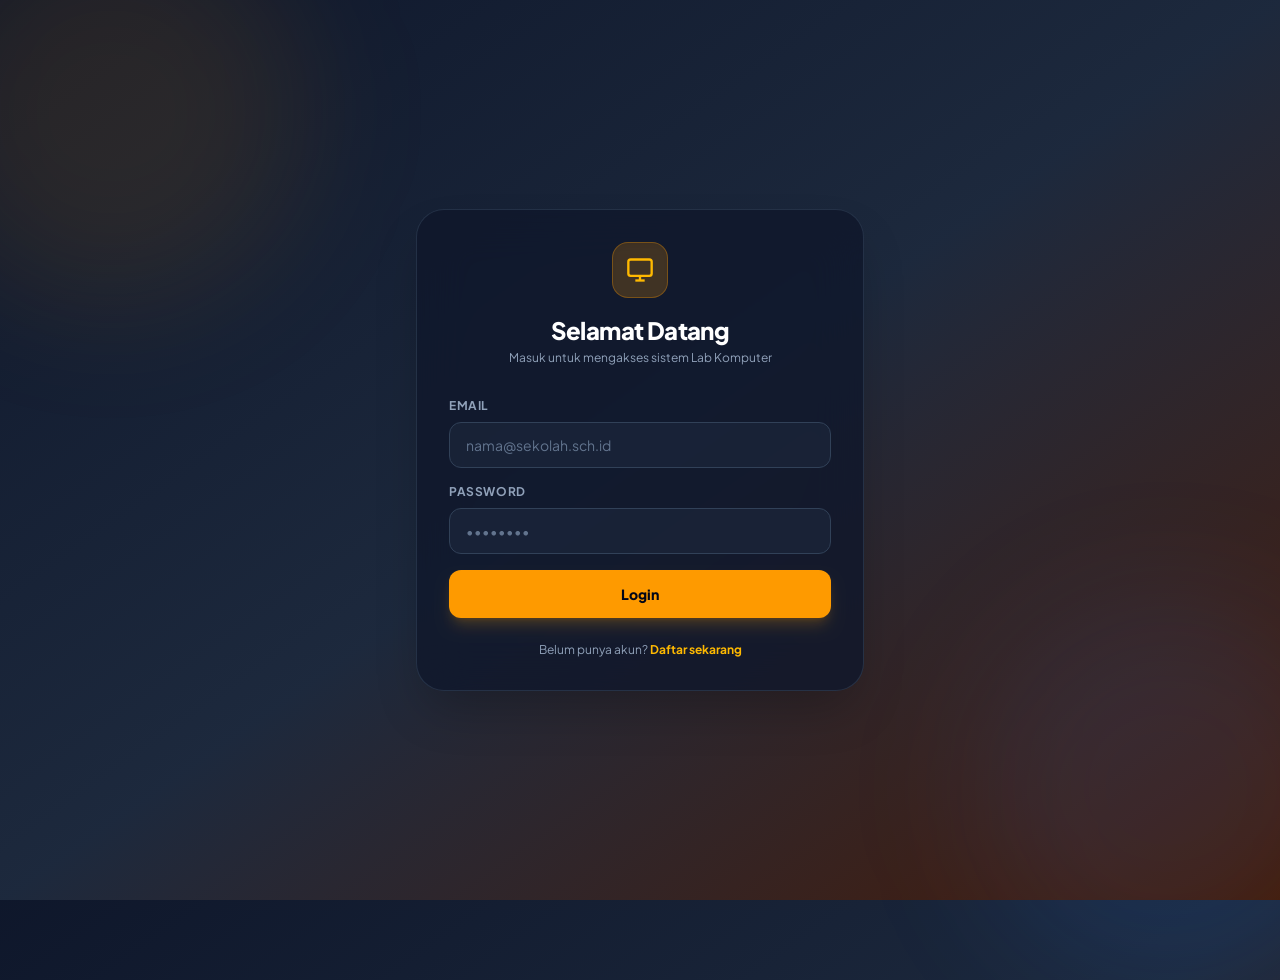
<file: index.html>
<!DOCTYPE html>
<html lang="id" class="h-full">
<head>
  <meta charset="UTF-8">
  <meta name="viewport" content="width=device-width, initial-scale=1.0">
  <title>Asga Nathaniel</title>
  <link rel="stylesheet" href="./src/output.css">
  <link href="https://fonts.googleapis.com/css2?family=Plus+Jakarta+Sans:wght@400;500;600;700;800&display=swap" rel="stylesheet">
  <style>
    body { font-family: 'Plus Jakarta Sans', sans-serif; }
    @keyframes fadeIn {
      from { opacity: 0; transform: translateY(16px); }
      to { opacity: 1; transform: translateY(0); }
    }
    .animate-fade-in { animation: fadeIn 0.6s cubic-bezier(0.16, 1, 0.3, 1) forwards; }
  </style>
</head>
<body class="bg-gradient-to-br from-slate-900 via-slate-800 to-amber-950 min-h-screen flex items-center justify-center p-4 sm:p-6 text-slate-100 relative overflow-hidden">

  <!-- Efek Cahaya Background Dekoratif -->
  <div class="absolute w-96 h-96 bg-amber-500/10 rounded-full blur-3xl -top-20 -left-20 pointer-events-none"></div>
  <div class="absolute w-96 h-96 bg-blue-500/10 rounded-full blur-3xl -bottom-20 -right-20 pointer-events-none"></div>

  <main class="w-full max-w-md bg-slate-900/80 backdrop-blur-xl border border-slate-700/60 rounded-[28px] p-8 shadow-2xl animate-fade-in relative z-10">
    <div class="text-center mb-8">
      <div class="w-14 h-14 bg-amber-500/20 border border-amber-500/30 rounded-2xl flex items-center justify-center mx-auto mb-4 text-amber-400 shadow-inner">
        <svg class="w-7 h-7" fill="none" stroke="currentColor" stroke-width="2" viewBox="0 0 24 24">
          <rect x="2" y="3" width="20" height="14" rx="2"/><line x1="8" y1="21" x2="16" y2="21"/><line x1="12" y1="17" x2="12" y2="21"/>
        </svg>
      </div>
      <h1 class="text-2xl font-extrabold tracking-tight text-white">Selamat Datang</h1>
      <p class="text-xs text-slate-400 mt-1">Masuk untuk mengakses sistem Lab Komputer</p>
    </div>
    
    <form action="siswa.html" class="space-y-4">
      <div>
        <label class="block text-xs font-bold uppercase tracking-wider text-slate-400 mb-2">Email</label>
        <input type="email" placeholder="nama@sekolah.sch.id" class="w-full px-4 py-3 bg-slate-800/60 border border-slate-700 rounded-xl focus:outline-none focus:ring-2 focus:ring-amber-500 text-sm text-white placeholder-slate-500 transition">
      </div>
      <div>
        <label class="block text-xs font-bold uppercase tracking-wider text-slate-400 mb-2">Password</label>
        <input type="password" placeholder="••••••••" class="w-full px-4 py-3 bg-slate-800/60 border border-slate-700 rounded-xl focus:outline-none focus:ring-2 focus:ring-amber-500 text-sm text-white placeholder-slate-500 transition">
      </div>
      <button type="submit" class="w-full py-3.5 bg-amber-500 hover:bg-amber-400 text-slate-950 font-extrabold rounded-xl transition-all duration-200 text-sm shadow-lg shadow-amber-500/20 active:scale-[0.98]">
        Login
      </button>
    </form>
    
    <p class="text-xs text-center text-slate-400 mt-6">
      Belum punya akun? <a href="register.html" class="text-amber-400 font-bold hover:underline">Daftar sekarang</a>
    </p>
  </main>
</body>
</html>
</file>
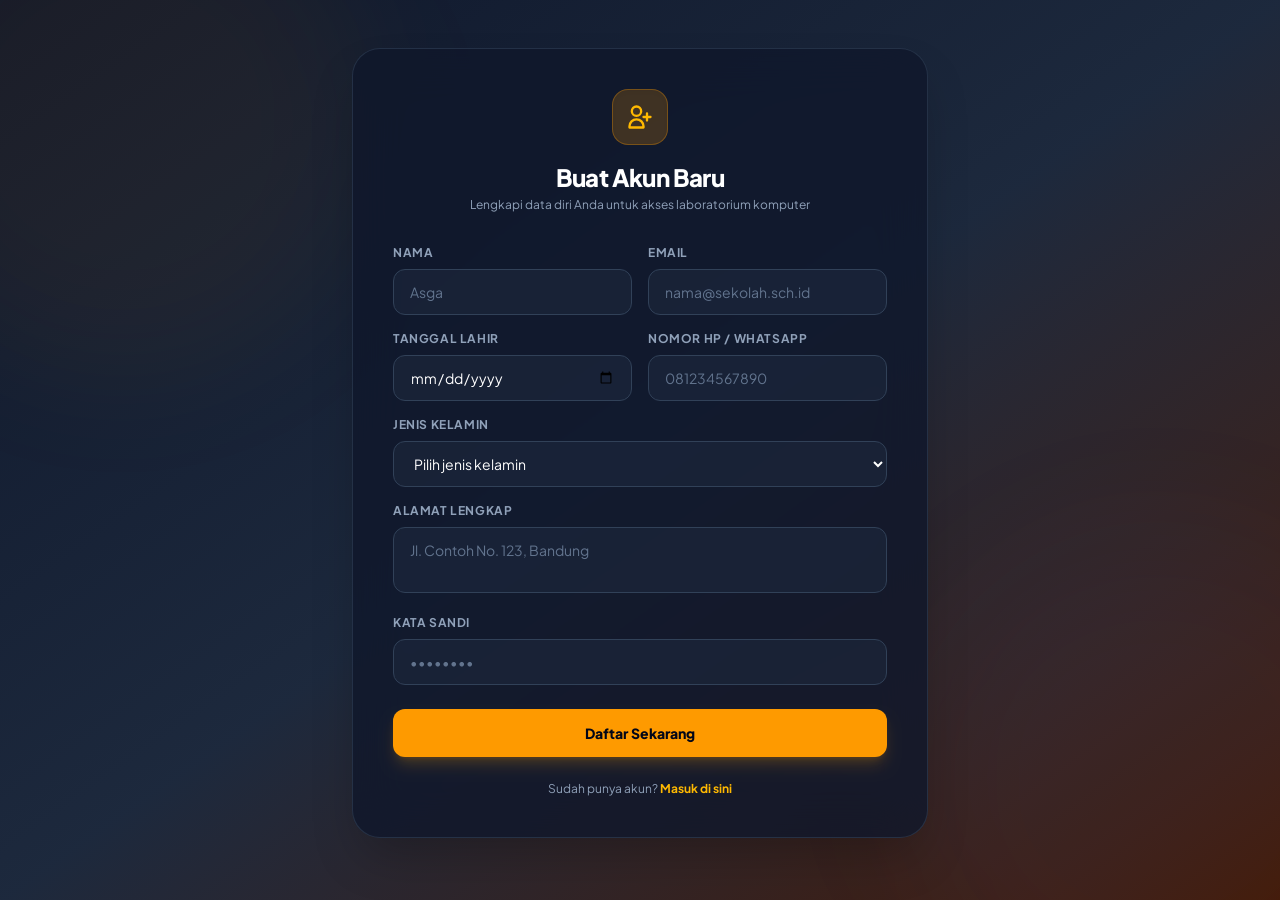
<file: register.html>
<!DOCTYPE html>
<html lang="id" class="h-full">
<head>
  <meta charset="UTF-8">
  <meta name="viewport" content="width=device-width, initial-scale=1.0">
  <title>Daftar - Lab Komputer</title>
  <link rel="stylesheet" href="./src/output.css">
  <link href="https://fonts.googleapis.com/css2?family=Plus+Jakarta+Sans:wght@400;500;600;700;800&display=swap" rel="stylesheet">
  <style>
    body { font-family: 'Plus Jakarta Sans', sans-serif; }
    @keyframes fadeIn {
      from { opacity: 0; transform: translateY(16px); }
      to { opacity: 1; transform: translateY(0); }
    }
    .animate-fade-in { animation: fadeIn 0.6s cubic-bezier(0.16, 1, 0.3, 1) forwards; }
  </style>
</head>
<body class="bg-gradient-to-br from-slate-900 via-slate-800 to-amber-950 min-h-screen text-slate-100 py-12 px-4 sm:px-6 relative">

  <!-- Efek Cahaya Background Dekoratif -->
  <div class="fixed w-[500px] h-[500px] bg-amber-500/5 rounded-full blur-3xl -top-32 -left-32 pointer-events-none"></div>
  <div class="fixed w-[500px] h-[500px] bg-blue-500/5 rounded-full blur-3xl -bottom-32 -right-32 pointer-events-none"></div>

  <main class="w-full max-w-xl mx-auto bg-slate-900/80 backdrop-blur-xl border border-slate-700/60 rounded-[28px] p-8 sm:p-10 shadow-2xl animate-fade-in relative z-10">
    <div class="text-center mb-8">
      <div class="w-14 h-14 bg-amber-500/20 border border-amber-500/30 rounded-2xl flex items-center justify-center mx-auto mb-4 text-amber-400 shadow-inner">
        <svg class="w-7 h-7" fill="none" stroke="currentColor" stroke-width="2" viewBox="0 0 24 24">
          <path stroke-linecap="round" stroke-linejoin="round" d="M18 9v3m0 0v3m0-3h3m-3 0h-3m-2-5a4 4 0 11-8 0 4 4 0 018 0zM3 20a6 6 0 0112 0v1H3v-1z"/>
        </svg>
      </div>
      <h1 class="text-2xl font-extrabold tracking-tight text-white">Buat Akun Baru</h1>
      <p class="text-xs text-slate-400 mt-1">Lengkapi data diri Anda untuk akses laboratorium komputer</p>
    </div>
    
    <form action="index.html" class="space-y-4">
      <div class="grid grid-cols-1 sm:grid-cols-2 gap-4">
        <!-- Nama Lengkap -->
        <div>
          <label class="block text-xs font-bold uppercase tracking-wider text-slate-400 mb-2">Nama</label>
          <input type="text" placeholder="Asga" class="w-full px-4 py-3 bg-slate-800/60 border border-slate-700 rounded-xl focus:outline-none focus:ring-2 focus:ring-amber-500 text-sm text-white placeholder-slate-500 transition">
        </div>
        <!-- Email -->
        <div>
          <label class="block text-xs font-bold uppercase tracking-wider text-slate-400 mb-2">Email</label>
          <input type="email" placeholder="nama@sekolah.sch.id" class="w-full px-4 py-3 bg-slate-800/60 border border-slate-700 rounded-xl focus:outline-none focus:ring-2 focus:ring-amber-500 text-sm text-white placeholder-slate-500 transition">
        </div>
      </div>

      <div class="grid grid-cols-1 sm:grid-cols-2 gap-4">
        <!-- Tanggal Lahir -->
        <div>
          <label class="block text-xs font-bold uppercase tracking-wider text-slate-400 mb-2">Tanggal Lahir</label>
          <input type="date" class="w-full px-4 py-3 bg-slate-800/60 border border-slate-700 rounded-xl focus:outline-none focus:ring-2 focus:ring-amber-500 text-sm text-white transition">
        </div>
        <!-- No HP -->
        <div>
          <label class="block text-xs font-bold uppercase tracking-wider text-slate-400 mb-2">Nomor HP / WhatsApp</label>
          <input type="tel" placeholder="081234567890" class="w-full px-4 py-3 bg-slate-800/60 border border-slate-700 rounded-xl focus:outline-none focus:ring-2 focus:ring-amber-500 text-sm text-white placeholder-slate-500 transition">
        </div>
      </div>

      <!-- Gender (Opsi Pilih) -->
      <div>
        <label class="block text-xs font-bold uppercase tracking-wider text-slate-400 mb-2">Jenis Kelamin</label>
        <select class="w-full px-4 py-3 bg-slate-800/60 border border-slate-700 rounded-xl focus:outline-none focus:ring-2 focus:ring-amber-500 text-sm text-white transition">
          <option value="" disabled selected class="bg-slate-900">Pilih jenis kelamin</option>
          <option value="Laki-laki" class="bg-slate-900">Laki-laki</option>
          <option value="Perempuan" class="bg-slate-900">Perempuan</option>
        </select>
      </div>

      <!-- Alamat -->
      <div>
        <label class="block text-xs font-bold uppercase tracking-wider text-slate-400 mb-2">Alamat Lengkap</label>
        <textarea rows="2" placeholder="Jl. Contoh No. 123, Bandung" class="w-full px-4 py-3 bg-slate-800/60 border border-slate-700 rounded-xl focus:outline-none focus:ring-2 focus:ring-amber-500 text-sm text-white placeholder-slate-500 transition resize-none"></textarea>
      </div>

      <!-- Password -->
      <div>
        <label class="block text-xs font-bold uppercase tracking-wider text-slate-400 mb-2">Kata Sandi</label>
        <input type="password" placeholder="••••••••" class="w-full px-4 py-3 bg-slate-800/60 border border-slate-700 rounded-xl focus:outline-none focus:ring-2 focus:ring-amber-500 text-sm text-white placeholder-slate-500 transition">
      </div>

      <button type="submit" class="w-full py-3.5 bg-amber-500 hover:bg-amber-400 text-slate-950 font-extrabold rounded-xl transition-all duration-200 text-sm shadow-lg shadow-amber-500/20 active:scale-[0.98] mt-2">
        Daftar Sekarang
      </button>
    </form>
    
    <p class="text-xs text-center text-slate-400 mt-6">
      Sudah punya akun? <a href="index.html" class="text-amber-400 font-bold hover:underline">Masuk di sini</a>
    </p>
  </main>
</body>
</html>
</file>
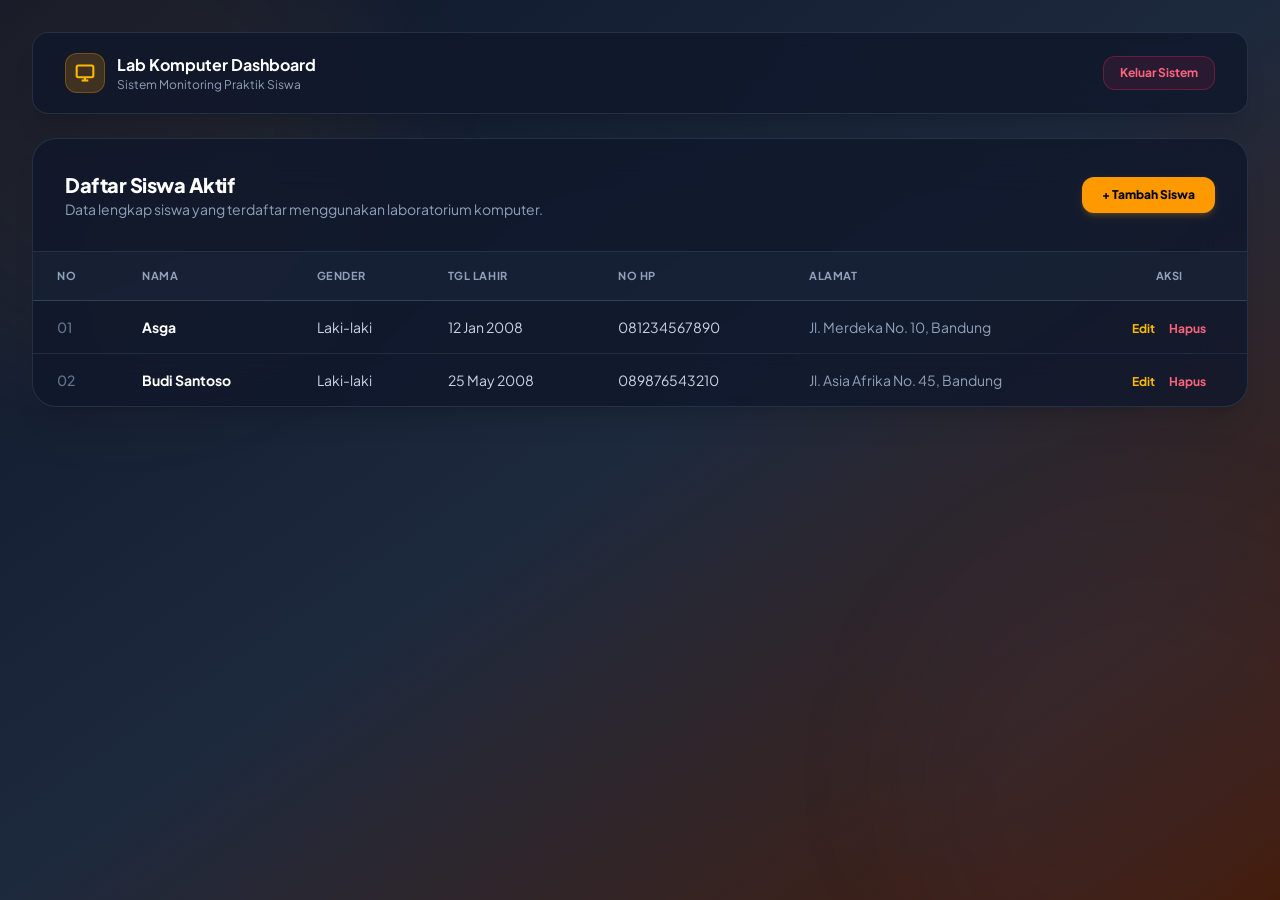
<file: siswa.html>
<!DOCTYPE html>
<html lang="id" class="h-full">
<head>
  <meta charset="UTF-8">
  <meta name="viewport" content="width=device-width, initial-scale=1.0">
  <title>Dashboard Data Siswa - Lab Komputer</title>
  <link rel="stylesheet" href="./src/output.css">
  <link href="https://fonts.googleapis.com/css2?family=Plus+Jakarta+Sans:wght@400;500;600;700;800&display=swap" rel="stylesheet">
  <style>
    body { font-family: 'Plus Jakarta Sans', sans-serif; }
    @keyframes fadeIn {
      from { opacity: 0; transform: translateY(10px); }
      to { opacity: 1; transform: translateY(0); }
    }
    .animate-fade-in { animation: fadeIn 0.4s ease-out forwards; }
  </style>
</head>
<body class="bg-gradient-to-br from-slate-900 via-slate-800 to-amber-950 min-h-screen text-slate-100 p-4 sm:p-8 relative">

  <!-- Efek Cahaya Background Dekoratif -->
  <div class="fixed w-[500px] h-[500px] bg-amber-500/5 rounded-full blur-3xl -top-32 -left-32 pointer-events-none"></div>
  <div class="fixed w-[500px] h-[500px] bg-blue-500/5 rounded-full blur-3xl -bottom-32 -right-32 pointer-events-none"></div>

  <!-- CONTAINER UTAMA -->
  <div class="max-w-7xl mx-auto space-y-6 animate-fade-in relative z-10">
    
    <!-- Header Navbar Responsif -->
    <header class="bg-slate-900/80 backdrop-blur-xl p-4 sm:px-8 sm:py-5 rounded-2xl border border-slate-700/60 shadow-xl flex flex-col sm:flex-row items-center justify-between gap-4">
      <div class="flex items-center gap-3">
        <div class="w-10 h-10 bg-amber-500/20 border border-amber-500/30 rounded-xl flex items-center justify-center text-amber-400 font-black shadow-inner">
          <svg class="w-5 h-5" fill="none" stroke="currentColor" stroke-width="2.5" viewBox="0 0 24 24">
            <rect x="2" y="3" width="20" height="14" rx="2"/><line x1="8" y1="21" x2="16" y2="21"/><line x1="12" y1="17" x2="12" y2="21"/>
          </svg>
        </div>
        <div>
          <h1 class="font-bold text-white text-sm sm:text-base">Lab Komputer Dashboard</h1>
          <p class="text-xs text-slate-400">Sistem Monitoring Praktik Siswa</p>
        </div>
      </div>
      <a href="index.html" class="px-4 py-2 bg-rose-500/10 hover:bg-rose-500/20 text-rose-400 border border-rose-500/30 font-bold rounded-xl text-xs transition duration-200">
        Keluar Sistem
      </a>
    </header>

    <!-- Konten Tabel Utama -->
    <main class="bg-slate-900/80 backdrop-blur-xl rounded-3xl border border-slate-700/60 shadow-xl overflow-hidden mb-8">
      <div class="p-6 sm:p-8 border-b border-slate-700/60 flex flex-col sm:flex-row items-start sm:items-center justify-between gap-4">
        <div>
          <h2 class="text-lg sm:text-xl font-extrabold tracking-tight text-white">Daftar Siswa Aktif</h2>
          <p class="text-xs sm:text-sm text-slate-400">Data lengkap siswa yang terdaftar menggunakan laboratorium komputer.</p>
        </div>
        <button class="px-5 py-2.5 bg-amber-500 hover:bg-amber-400 text-slate-950 font-extrabold rounded-xl text-xs transition-all duration-200 shadow-md shadow-amber-500/20 active:scale-95">
          + Tambah Siswa
        </button>
      </div>

      <!-- Tabel Responsif -->
      <div class="overflow-x-auto">
        <table class="w-full text-left border-collapse text-sm">
          <thead>
            <tr class="bg-slate-800/50 border-b border-slate-700 text-slate-400 uppercase tracking-wider text-[11px] font-bold">
              <th class="py-4 px-6">No</th>
              <th class="py-4 px-6">Nama</th>
              <th class="py-4 px-6">Gender</th>
              <th class="py-4 px-6">Tgl Lahir</th>
              <th class="py-4 px-6">No HP</th>
              <th class="py-4 px-6">Alamat</th>
              <th class="py-4 px-6 text-center">Aksi</th>
            </tr>
          </thead>
          <tbody class="divide-y divide-slate-700/50 text-slate-300">
            <tr class="hover:bg-slate-800/40 transition duration-150">
              <td class="py-4 px-6 font-medium text-slate-500">01</td>
              <td class="py-4 px-6 font-bold text-white">Asga</td>
              <td class="py-4 px-6">Laki-laki</td>
              <td class="py-4 px-6">12 Jan 2008</td>
              <td class="py-4 px-6">081234567890</td>
              <td class="py-4 px-6 text-slate-400">Jl. Merdeka No. 10, Bandung</td>
              <td class="py-4 px-6 text-center space-x-3">
                <button class="text-amber-400 hover:text-amber-300 font-bold text-xs transition">Edit</button>
                <button class="text-rose-400 hover:text-rose-300 font-bold text-xs transition">Hapus</button>
              </td>
            </tr>
            <tr class="hover:bg-slate-800/40 transition duration-150">
              <td class="py-4 px-6 font-medium text-slate-500">02</td>
              <td class="py-4 px-6 font-bold text-white">Budi Santoso</td>
              <td class="py-4 px-6">Laki-laki</td>
              <td class="py-4 px-6">25 May 2008</td>
              <td class="py-4 px-6">089876543210</td>
              <td class="py-4 px-6 text-slate-400">Jl. Asia Afrika No. 45, Bandung</td>
              <td class="py-4 px-6 text-center space-x-3">
                <button class="text-amber-400 hover:text-amber-300 font-bold text-xs transition">Edit</button>
                <button class="text-rose-400 hover:text-rose-300 font-bold text-xs transition">Hapus</button>
              </td>
            </tr>
          </tbody>
        </table>
      </div>
    </main>
  </div>
</body>
</html>
</file>
<file: src/output.css>
/*! tailwindcss v4.3.3 | MIT License | https://tailwindcss.com */
@layer properties;
@layer theme, base, components, utilities;
@layer theme {
  :root, :host {
    --font-sans: -apple-system, BlinkMacSystemFont, "Segoe UI", Roboto, "Helvetica Neue",
      "Noto Sans", Arial, sans-serif, "Apple Color Emoji", "Segoe UI Emoji",
      "Segoe UI Symbol", "Noto Color Emoji";
    --font-mono: ui-monospace, SFMono-Regular, Menlo, Monaco, Consolas, "Liberation Mono",
      "Courier New", monospace;
    --color-amber-50: oklch(98.7% 0.022 95.277);
    --color-amber-200: oklch(92.4% 0.12 95.746);
    --color-amber-300: oklch(87.9% 0.169 91.605);
    --color-amber-400: oklch(82.8% 0.189 84.429);
    --color-amber-500: oklch(76.9% 0.188 70.08);
    --color-amber-600: oklch(66.6% 0.179 58.318);
    --color-amber-700: oklch(55.5% 0.163 48.998);
    --color-amber-950: oklch(27.9% 0.077 45.635);
    --color-emerald-50: oklch(97.9% 0.021 166.113);
    --color-emerald-200: oklch(90.5% 0.093 164.15);
    --color-emerald-400: oklch(76.5% 0.177 163.223);
    --color-emerald-500: oklch(69.6% 0.17 162.48);
    --color-emerald-600: oklch(59.6% 0.145 163.225);
    --color-blue-400: oklch(70.7% 0.165 254.624);
    --color-blue-500: oklch(62.3% 0.214 259.815);
    --color-blue-600: oklch(54.6% 0.245 262.881);
    --color-rose-50: oklch(96.9% 0.015 12.422);
    --color-rose-100: oklch(94.1% 0.03 12.58);
    --color-rose-200: oklch(89.2% 0.058 10.001);
    --color-rose-300: oklch(81% 0.117 11.638);
    --color-rose-400: oklch(71.2% 0.194 13.428);
    --color-rose-500: oklch(64.5% 0.246 16.439);
    --color-rose-600: oklch(58.6% 0.253 17.585);
    --color-slate-50: oklch(98.4% 0.003 247.858);
    --color-slate-100: oklch(96.8% 0.007 247.896);
    --color-slate-200: oklch(92.9% 0.013 255.508);
    --color-slate-300: oklch(86.9% 0.022 252.894);
    --color-slate-400: oklch(70.4% 0.04 256.788);
    --color-slate-500: oklch(55.4% 0.046 257.417);
    --color-slate-600: oklch(44.6% 0.043 257.281);
    --color-slate-700: oklch(37.2% 0.044 257.287);
    --color-slate-800: oklch(27.9% 0.041 260.031);
    --color-slate-900: oklch(20.8% 0.042 265.755);
    --color-slate-950: oklch(12.9% 0.042 264.695);
    --color-white: #fff;
    --spacing: 0.25rem;
    --container-md: 28rem;
    --container-xl: 36rem;
    --container-5xl: 64rem;
    --container-6xl: 72rem;
    --container-7xl: 80rem;
    --text-xs: 0.75rem;
    --text-xs--line-height: calc(1 / 0.75);
    --text-sm: 0.875rem;
    --text-sm--line-height: calc(1.25 / 0.875);
    --text-base: 1rem;
    --text-base--line-height: calc(1.5 / 1);
    --text-lg: 1.125rem;
    --text-lg--line-height: calc(1.75 / 1.125);
    --text-xl: 1.25rem;
    --text-xl--line-height: calc(1.75 / 1.25);
    --text-2xl: 1.5rem;
    --text-2xl--line-height: calc(2 / 1.5);
    --font-weight-medium: 500;
    --font-weight-semibold: 600;
    --font-weight-bold: 700;
    --font-weight-extrabold: 800;
    --font-weight-black: 900;
    --tracking-tight: -0.025em;
    --tracking-wider: 0.05em;
    --radius-xl: 0.75rem;
    --radius-2xl: 1rem;
    --radius-3xl: 1.5rem;
    --ease-out: cubic-bezier(0, 0, 0.2, 1);
    --animate-pulse: pulse 2s cubic-bezier(0.4, 0, 0.6, 1) infinite;
    --blur-xl: 24px;
    --blur-3xl: 64px;
    --default-transition-duration: 150ms;
    --default-transition-timing-function: cubic-bezier(0.4, 0, 0.2, 1);
    --default-font-family: var(--font-sans);
    --default-mono-font-family: var(--font-mono);
  }
}
@layer base {
  *, ::after, ::before, ::backdrop, ::file-selector-button {
    box-sizing: border-box;
    margin: 0;
    padding: 0;
    border: 0 solid;
  }
  html, :host {
    line-height: 1.5;
    -webkit-text-size-adjust: 100%;
    tab-size: 4;
    font-family: var(--default-font-family, -apple-system, BlinkMacSystemFont, "Segoe UI", Roboto, "Helvetica Neue", "Noto Sans", Arial, sans-serif, "Apple Color Emoji", "Segoe UI Emoji", "Segoe UI Symbol", "Noto Color Emoji");
    font-feature-settings: var(--default-font-feature-settings, normal);
    font-variation-settings: var(--default-font-variation-settings, normal);
    -webkit-tap-highlight-color: transparent;
  }
  hr {
    height: 0;
    color: inherit;
    border-top-width: 1px;
  }
  abbr:where([title]) {
    -webkit-text-decoration: underline dotted;
    text-decoration: underline dotted;
  }
  h1, h2, h3, h4, h5, h6 {
    font-size: inherit;
    font-weight: inherit;
  }
  a {
    color: inherit;
    -webkit-text-decoration: inherit;
    text-decoration: inherit;
  }
  b, strong {
    font-weight: bolder;
  }
  code, kbd, samp, pre {
    font-family: var(--default-mono-font-family, ui-monospace, SFMono-Regular, Menlo, Monaco, Consolas, "Liberation Mono", "Courier New", monospace);
    font-feature-settings: var(--default-mono-font-feature-settings, normal);
    font-variation-settings: var(--default-mono-font-variation-settings, normal);
    font-size: 1em;
  }
  small {
    font-size: 80%;
  }
  sub, sup {
    font-size: 75%;
    line-height: 0;
    position: relative;
    vertical-align: baseline;
  }
  sub {
    bottom: -0.25em;
  }
  sup {
    top: -0.5em;
  }
  table {
    text-indent: 0;
    border-color: inherit;
    border-collapse: collapse;
  }
  :-moz-focusring:where(:not(iframe)) {
    outline: auto;
  }
  progress {
    vertical-align: baseline;
  }
  summary {
    display: list-item;
  }
  ol, ul, menu {
    list-style: none;
  }
  img, svg, video, canvas, audio, iframe, embed, object {
    display: block;
    vertical-align: middle;
  }
  img, video {
    max-width: 100%;
    height: auto;
  }
  button, input, select, optgroup, textarea, ::file-selector-button {
    font: inherit;
    font-feature-settings: inherit;
    font-variation-settings: inherit;
    letter-spacing: inherit;
    color: inherit;
    border-radius: 0;
    background-color: transparent;
    opacity: 1;
  }
  :where(select:is([multiple], [size])) optgroup {
    font-weight: bolder;
  }
  :where(select:is([multiple], [size])) optgroup option {
    padding-inline-start: 20px;
  }
  ::file-selector-button {
    margin-inline-end: 4px;
  }
  ::placeholder {
    opacity: 1;
  }
  @supports (not (-webkit-appearance: -apple-pay-button))  or (contain-intrinsic-size: 1px) {
    ::placeholder {
      color: currentcolor;
      @supports (color: color-mix(in lab, red, red)) {
        color: color-mix(in oklab, currentcolor 50%, transparent);
      }
    }
  }
  textarea {
    resize: vertical;
  }
  ::-webkit-search-decoration {
    -webkit-appearance: none;
  }
  ::-webkit-date-and-time-value {
    min-height: 1lh;
    text-align: inherit;
  }
  ::-webkit-datetime-edit {
    display: inline-flex;
  }
  ::-webkit-datetime-edit-fields-wrapper {
    padding: 0;
  }
  ::-webkit-datetime-edit, ::-webkit-datetime-edit-year-field, ::-webkit-datetime-edit-month-field, ::-webkit-datetime-edit-day-field, ::-webkit-datetime-edit-hour-field, ::-webkit-datetime-edit-minute-field, ::-webkit-datetime-edit-second-field, ::-webkit-datetime-edit-millisecond-field, ::-webkit-datetime-edit-meridiem-field {
    padding-block: 0;
  }
  ::-webkit-calendar-picker-indicator {
    line-height: 1;
  }
  :-moz-ui-invalid {
    box-shadow: none;
  }
  button, input:where([type="button"], [type="reset"], [type="submit"]), ::file-selector-button {
    appearance: button;
  }
  ::-webkit-inner-spin-button, ::-webkit-outer-spin-button {
    height: auto;
  }
  [hidden]:where(:not([hidden="until-found"])) {
    display: none !important;
  }
}
@layer utilities {
  .pointer-events-none {
    pointer-events: none;
  }
  .absolute {
    position: absolute;
  }
  .fixed {
    position: fixed;
  }
  .relative {
    position: relative;
  }
  .-top-20 {
    top: calc(var(--spacing) * -20);
  }
  .-top-32 {
    top: calc(var(--spacing) * -32);
  }
  .-right-20 {
    right: calc(var(--spacing) * -20);
  }
  .-right-32 {
    right: calc(var(--spacing) * -32);
  }
  .-bottom-20 {
    bottom: calc(var(--spacing) * -20);
  }
  .-bottom-32 {
    bottom: calc(var(--spacing) * -32);
  }
  .-left-20 {
    left: calc(var(--spacing) * -20);
  }
  .-left-32 {
    left: calc(var(--spacing) * -32);
  }
  .z-10 {
    z-index: 10;
  }
  .mx-auto {
    margin-inline: auto;
  }
  .my-auto {
    margin-block: auto;
  }
  .mt-1 {
    margin-top: var(--spacing);
  }
  .mt-2 {
    margin-top: calc(var(--spacing) * 2);
  }
  .mt-6 {
    margin-top: calc(var(--spacing) * 6);
  }
  .mb-1 {
    margin-bottom: var(--spacing);
  }
  .mb-2 {
    margin-bottom: calc(var(--spacing) * 2);
  }
  .mb-4 {
    margin-bottom: calc(var(--spacing) * 4);
  }
  .mb-6 {
    margin-bottom: calc(var(--spacing) * 6);
  }
  .mb-8 {
    margin-bottom: calc(var(--spacing) * 8);
  }
  .block {
    display: block;
  }
  .flex {
    display: flex;
  }
  .grid {
    display: grid;
  }
  .inline-flex {
    display: inline-flex;
  }
  .table {
    display: table;
  }
  .h-1 {
    height: var(--spacing);
  }
  .h-1\.5 {
    height: calc(var(--spacing) * 1.5);
  }
  .h-5 {
    height: calc(var(--spacing) * 5);
  }
  .h-7 {
    height: calc(var(--spacing) * 7);
  }
  .h-10 {
    height: calc(var(--spacing) * 10);
  }
  .h-14 {
    height: calc(var(--spacing) * 14);
  }
  .h-96 {
    height: calc(var(--spacing) * 96);
  }
  .h-\[500px\] {
    height: 500px;
  }
  .h-full {
    height: 100%;
  }
  .min-h-screen {
    min-height: 100vh;
  }
  .w-1 {
    width: var(--spacing);
  }
  .w-1\.5 {
    width: calc(var(--spacing) * 1.5);
  }
  .w-5 {
    width: calc(var(--spacing) * 5);
  }
  .w-7 {
    width: calc(var(--spacing) * 7);
  }
  .w-10 {
    width: calc(var(--spacing) * 10);
  }
  .w-14 {
    width: calc(var(--spacing) * 14);
  }
  .w-96 {
    width: calc(var(--spacing) * 96);
  }
  .w-\[500px\] {
    width: 500px;
  }
  .w-full {
    width: 100%;
  }
  .max-w-5xl {
    max-width: var(--container-5xl);
  }
  .max-w-6xl {
    max-width: var(--container-6xl);
  }
  .max-w-7xl {
    max-width: var(--container-7xl);
  }
  .max-w-md {
    max-width: var(--container-md);
  }
  .max-w-xl {
    max-width: var(--container-xl);
  }
  .border-collapse {
    border-collapse: collapse;
  }
  .transform {
    transform: var(--tw-rotate-x,) var(--tw-rotate-y,) var(--tw-rotate-z,) var(--tw-skew-x,) var(--tw-skew-y,);
  }
  .animate-pulse {
    animation: var(--animate-pulse);
  }
  .resize {
    resize: both;
  }
  .resize-none {
    resize: none;
  }
  .grid-cols-1 {
    grid-template-columns: repeat(1, minmax(0, 1fr));
  }
  .flex-col {
    flex-direction: column;
  }
  .items-center {
    align-items: center;
  }
  .items-start {
    align-items: flex-start;
  }
  .justify-between {
    justify-content: space-between;
  }
  .justify-center {
    justify-content: center;
  }
  .gap-1 {
    gap: var(--spacing);
  }
  .gap-1\.5 {
    gap: calc(var(--spacing) * 1.5);
  }
  .gap-3 {
    gap: calc(var(--spacing) * 3);
  }
  .gap-4 {
    gap: calc(var(--spacing) * 4);
  }
  .gap-8 {
    gap: calc(var(--spacing) * 8);
  }
  :where(.space-y-4 > :not(:last-child)) {
    --tw-space-y-reverse: 0;
    margin-block-start: calc(calc(var(--spacing) * 4) * var(--tw-space-y-reverse));
    margin-block-end: calc(calc(var(--spacing) * 4) * calc(1 - var(--tw-space-y-reverse)));
  }
  :where(.space-y-6 > :not(:last-child)) {
    --tw-space-y-reverse: 0;
    margin-block-start: calc(calc(var(--spacing) * 6) * var(--tw-space-y-reverse));
    margin-block-end: calc(calc(var(--spacing) * 6) * calc(1 - var(--tw-space-y-reverse)));
  }
  :where(.space-y-12 > :not(:last-child)) {
    --tw-space-y-reverse: 0;
    margin-block-start: calc(calc(var(--spacing) * 12) * var(--tw-space-y-reverse));
    margin-block-end: calc(calc(var(--spacing) * 12) * calc(1 - var(--tw-space-y-reverse)));
  }
  :where(.space-x-2 > :not(:last-child)) {
    --tw-space-x-reverse: 0;
    margin-inline-start: calc(calc(var(--spacing) * 2) * var(--tw-space-x-reverse));
    margin-inline-end: calc(calc(var(--spacing) * 2) * calc(1 - var(--tw-space-x-reverse)));
  }
  :where(.space-x-3 > :not(:last-child)) {
    --tw-space-x-reverse: 0;
    margin-inline-start: calc(calc(var(--spacing) * 3) * var(--tw-space-x-reverse));
    margin-inline-end: calc(calc(var(--spacing) * 3) * calc(1 - var(--tw-space-x-reverse)));
  }
  :where(.divide-y > :not(:last-child)) {
    --tw-divide-y-reverse: 0;
    border-bottom-style: var(--tw-border-style);
    border-top-style: var(--tw-border-style);
    border-top-width: calc(1px * var(--tw-divide-y-reverse));
    border-bottom-width: calc(1px * calc(1 - var(--tw-divide-y-reverse)));
  }
  :where(.divide-slate-100 > :not(:last-child)) {
    border-color: var(--color-slate-100);
  }
  :where(.divide-slate-700 > :not(:last-child)) {
    border-color: var(--color-slate-700);
  }
  :where(.divide-slate-700\/50 > :not(:last-child)) {
    border-color: color-mix(in srgb, oklch(37.2% 0.044 257.287) 50%, transparent);
    @supports (color: color-mix(in lab, red, red)) {
      border-color: color-mix(in oklab, var(--color-slate-700) 50%, transparent);
    }
  }
  .overflow-hidden {
    overflow: hidden;
  }
  .overflow-x-auto {
    overflow-x: auto;
  }
  .overflow-x-hidden {
    overflow-x: hidden;
  }
  .rounded-2xl {
    border-radius: var(--radius-2xl);
  }
  .rounded-3xl {
    border-radius: var(--radius-3xl);
  }
  .rounded-\[28px\] {
    border-radius: 28px;
  }
  .rounded-full {
    border-radius: calc(infinity * 1px);
  }
  .rounded-xl {
    border-radius: var(--radius-xl);
  }
  .border {
    border-style: var(--tw-border-style);
    border-width: 1px;
  }
  .border-b {
    border-bottom-style: var(--tw-border-style);
    border-bottom-width: 1px;
  }
  .border-amber-200 {
    border-color: var(--color-amber-200);
  }
  .border-amber-500 {
    border-color: var(--color-amber-500);
  }
  .border-amber-500\/20 {
    border-color: color-mix(in srgb, oklch(76.9% 0.188 70.08) 20%, transparent);
    @supports (color: color-mix(in lab, red, red)) {
      border-color: color-mix(in oklab, var(--color-amber-500) 20%, transparent);
    }
  }
  .border-amber-500\/30 {
    border-color: color-mix(in srgb, oklch(76.9% 0.188 70.08) 30%, transparent);
    @supports (color: color-mix(in lab, red, red)) {
      border-color: color-mix(in oklab, var(--color-amber-500) 30%, transparent);
    }
  }
  .border-blue-500 {
    border-color: var(--color-blue-500);
  }
  .border-blue-500\/30 {
    border-color: color-mix(in srgb, oklch(62.3% 0.214 259.815) 30%, transparent);
    @supports (color: color-mix(in lab, red, red)) {
      border-color: color-mix(in oklab, var(--color-blue-500) 30%, transparent);
    }
  }
  .border-emerald-200 {
    border-color: var(--color-emerald-200);
  }
  .border-emerald-500 {
    border-color: var(--color-emerald-500);
  }
  .border-emerald-500\/20 {
    border-color: color-mix(in srgb, oklch(69.6% 0.17 162.48) 20%, transparent);
    @supports (color: color-mix(in lab, red, red)) {
      border-color: color-mix(in oklab, var(--color-emerald-500) 20%, transparent);
    }
  }
  .border-rose-200 {
    border-color: var(--color-rose-200);
  }
  .border-rose-500 {
    border-color: var(--color-rose-500);
  }
  .border-rose-500\/30 {
    border-color: color-mix(in srgb, oklch(64.5% 0.246 16.439) 30%, transparent);
    @supports (color: color-mix(in lab, red, red)) {
      border-color: color-mix(in oklab, var(--color-rose-500) 30%, transparent);
    }
  }
  .border-slate-100 {
    border-color: var(--color-slate-100);
  }
  .border-slate-200 {
    border-color: var(--color-slate-200);
  }
  .border-slate-200\/80 {
    border-color: color-mix(in srgb, oklch(92.9% 0.013 255.508) 80%, transparent);
    @supports (color: color-mix(in lab, red, red)) {
      border-color: color-mix(in oklab, var(--color-slate-200) 80%, transparent);
    }
  }
  .border-slate-700 {
    border-color: var(--color-slate-700);
  }
  .border-slate-700\/60 {
    border-color: color-mix(in srgb, oklch(37.2% 0.044 257.287) 60%, transparent);
    @supports (color: color-mix(in lab, red, red)) {
      border-color: color-mix(in oklab, var(--color-slate-700) 60%, transparent);
    }
  }
  .bg-amber-50 {
    background-color: var(--color-amber-50);
  }
  .bg-amber-400 {
    background-color: var(--color-amber-400);
  }
  .bg-amber-500 {
    background-color: var(--color-amber-500);
  }
  .bg-amber-500\/5 {
    background-color: color-mix(in srgb, oklch(76.9% 0.188 70.08) 5%, transparent);
    @supports (color: color-mix(in lab, red, red)) {
      background-color: color-mix(in oklab, var(--color-amber-500) 5%, transparent);
    }
  }
  .bg-amber-500\/10 {
    background-color: color-mix(in srgb, oklch(76.9% 0.188 70.08) 10%, transparent);
    @supports (color: color-mix(in lab, red, red)) {
      background-color: color-mix(in oklab, var(--color-amber-500) 10%, transparent);
    }
  }
  .bg-amber-500\/20 {
    background-color: color-mix(in srgb, oklch(76.9% 0.188 70.08) 20%, transparent);
    @supports (color: color-mix(in lab, red, red)) {
      background-color: color-mix(in oklab, var(--color-amber-500) 20%, transparent);
    }
  }
  .bg-blue-500 {
    background-color: var(--color-blue-500);
  }
  .bg-blue-500\/5 {
    background-color: color-mix(in srgb, oklch(62.3% 0.214 259.815) 5%, transparent);
    @supports (color: color-mix(in lab, red, red)) {
      background-color: color-mix(in oklab, var(--color-blue-500) 5%, transparent);
    }
  }
  .bg-blue-500\/10 {
    background-color: color-mix(in srgb, oklch(62.3% 0.214 259.815) 10%, transparent);
    @supports (color: color-mix(in lab, red, red)) {
      background-color: color-mix(in oklab, var(--color-blue-500) 10%, transparent);
    }
  }
  .bg-blue-500\/20 {
    background-color: color-mix(in srgb, oklch(62.3% 0.214 259.815) 20%, transparent);
    @supports (color: color-mix(in lab, red, red)) {
      background-color: color-mix(in oklab, var(--color-blue-500) 20%, transparent);
    }
  }
  .bg-blue-600 {
    background-color: var(--color-blue-600);
  }
  .bg-emerald-50 {
    background-color: var(--color-emerald-50);
  }
  .bg-emerald-400 {
    background-color: var(--color-emerald-400);
  }
  .bg-emerald-500 {
    background-color: var(--color-emerald-500);
  }
  .bg-emerald-500\/10 {
    background-color: color-mix(in srgb, oklch(69.6% 0.17 162.48) 10%, transparent);
    @supports (color: color-mix(in lab, red, red)) {
      background-color: color-mix(in oklab, var(--color-emerald-500) 10%, transparent);
    }
  }
  .bg-rose-50 {
    background-color: var(--color-rose-50);
  }
  .bg-rose-500 {
    background-color: var(--color-rose-500);
  }
  .bg-rose-500\/10 {
    background-color: color-mix(in srgb, oklch(64.5% 0.246 16.439) 10%, transparent);
    @supports (color: color-mix(in lab, red, red)) {
      background-color: color-mix(in oklab, var(--color-rose-500) 10%, transparent);
    }
  }
  .bg-slate-50 {
    background-color: var(--color-slate-50);
  }
  .bg-slate-50\/70 {
    background-color: color-mix(in srgb, oklch(98.4% 0.003 247.858) 70%, transparent);
    @supports (color: color-mix(in lab, red, red)) {
      background-color: color-mix(in oklab, var(--color-slate-50) 70%, transparent);
    }
  }
  .bg-slate-50\/80 {
    background-color: color-mix(in srgb, oklch(98.4% 0.003 247.858) 80%, transparent);
    @supports (color: color-mix(in lab, red, red)) {
      background-color: color-mix(in oklab, var(--color-slate-50) 80%, transparent);
    }
  }
  .bg-slate-100 {
    background-color: var(--color-slate-100);
  }
  .bg-slate-800 {
    background-color: var(--color-slate-800);
  }
  .bg-slate-800\/50 {
    background-color: color-mix(in srgb, oklch(27.9% 0.041 260.031) 50%, transparent);
    @supports (color: color-mix(in lab, red, red)) {
      background-color: color-mix(in oklab, var(--color-slate-800) 50%, transparent);
    }
  }
  .bg-slate-800\/60 {
    background-color: color-mix(in srgb, oklch(27.9% 0.041 260.031) 60%, transparent);
    @supports (color: color-mix(in lab, red, red)) {
      background-color: color-mix(in oklab, var(--color-slate-800) 60%, transparent);
    }
  }
  .bg-slate-900 {
    background-color: var(--color-slate-900);
  }
  .bg-slate-900\/80 {
    background-color: color-mix(in srgb, oklch(20.8% 0.042 265.755) 80%, transparent);
    @supports (color: color-mix(in lab, red, red)) {
      background-color: color-mix(in oklab, var(--color-slate-900) 80%, transparent);
    }
  }
  .bg-white {
    background-color: var(--color-white);
  }
  .bg-gradient-to-br {
    --tw-gradient-position: to bottom right in oklab;
    background-image: linear-gradient(var(--tw-gradient-stops));
  }
  .from-slate-900 {
    --tw-gradient-from: var(--color-slate-900);
    --tw-gradient-stops: var(--tw-gradient-via-stops, var(--tw-gradient-position), var(--tw-gradient-from) var(--tw-gradient-from-position), var(--tw-gradient-to) var(--tw-gradient-to-position));
  }
  .via-slate-800 {
    --tw-gradient-via: var(--color-slate-800);
    --tw-gradient-via-stops: var(--tw-gradient-position), var(--tw-gradient-from) var(--tw-gradient-from-position), var(--tw-gradient-via) var(--tw-gradient-via-position), var(--tw-gradient-to) var(--tw-gradient-to-position);
    --tw-gradient-stops: var(--tw-gradient-via-stops);
  }
  .to-amber-950 {
    --tw-gradient-to: var(--color-amber-950);
    --tw-gradient-stops: var(--tw-gradient-via-stops, var(--tw-gradient-position), var(--tw-gradient-from) var(--tw-gradient-from-position), var(--tw-gradient-to) var(--tw-gradient-to-position));
  }
  .p-4 {
    padding: calc(var(--spacing) * 4);
  }
  .p-6 {
    padding: calc(var(--spacing) * 6);
  }
  .p-8 {
    padding: calc(var(--spacing) * 8);
  }
  .px-2 {
    padding-inline: calc(var(--spacing) * 2);
  }
  .px-2\.5 {
    padding-inline: calc(var(--spacing) * 2.5);
  }
  .px-3 {
    padding-inline: calc(var(--spacing) * 3);
  }
  .px-4 {
    padding-inline: calc(var(--spacing) * 4);
  }
  .px-5 {
    padding-inline: calc(var(--spacing) * 5);
  }
  .px-6 {
    padding-inline: calc(var(--spacing) * 6);
  }
  .py-1 {
    padding-block: var(--spacing);
  }
  .py-2 {
    padding-block: calc(var(--spacing) * 2);
  }
  .py-2\.5 {
    padding-block: calc(var(--spacing) * 2.5);
  }
  .py-3 {
    padding-block: calc(var(--spacing) * 3);
  }
  .py-3\.5 {
    padding-block: calc(var(--spacing) * 3.5);
  }
  .py-4 {
    padding-block: calc(var(--spacing) * 4);
  }
  .py-12 {
    padding-block: calc(var(--spacing) * 12);
  }
  .text-center {
    text-align: center;
  }
  .text-left {
    text-align: left;
  }
  .text-2xl {
    font-size: var(--text-2xl);
    line-height: var(--tw-leading, var(--text-2xl--line-height));
  }
  .text-lg {
    font-size: var(--text-lg);
    line-height: var(--tw-leading, var(--text-lg--line-height));
  }
  .text-sm {
    font-size: var(--text-sm);
    line-height: var(--tw-leading, var(--text-sm--line-height));
  }
  .text-xl {
    font-size: var(--text-xl);
    line-height: var(--tw-leading, var(--text-xl--line-height));
  }
  .text-xs {
    font-size: var(--text-xs);
    line-height: var(--tw-leading, var(--text-xs--line-height));
  }
  .text-\[11px\] {
    font-size: 11px;
  }
  .font-black {
    --tw-font-weight: var(--font-weight-black);
    font-weight: var(--font-weight-black);
  }
  .font-bold {
    --tw-font-weight: var(--font-weight-bold);
    font-weight: var(--font-weight-bold);
  }
  .font-extrabold {
    --tw-font-weight: var(--font-weight-extrabold);
    font-weight: var(--font-weight-extrabold);
  }
  .font-medium {
    --tw-font-weight: var(--font-weight-medium);
    font-weight: var(--font-weight-medium);
  }
  .font-semibold {
    --tw-font-weight: var(--font-weight-semibold);
    font-weight: var(--font-weight-semibold);
  }
  .tracking-tight {
    --tw-tracking: var(--tracking-tight);
    letter-spacing: var(--tracking-tight);
  }
  .tracking-wider {
    --tw-tracking: var(--tracking-wider);
    letter-spacing: var(--tracking-wider);
  }
  .text-amber-400 {
    color: var(--color-amber-400);
  }
  .text-amber-600 {
    color: var(--color-amber-600);
  }
  .text-blue-400 {
    color: var(--color-blue-400);
  }
  .text-emerald-400 {
    color: var(--color-emerald-400);
  }
  .text-emerald-600 {
    color: var(--color-emerald-600);
  }
  .text-rose-400 {
    color: var(--color-rose-400);
  }
  .text-rose-500 {
    color: var(--color-rose-500);
  }
  .text-rose-600 {
    color: var(--color-rose-600);
  }
  .text-slate-100 {
    color: var(--color-slate-100);
  }
  .text-slate-300 {
    color: var(--color-slate-300);
  }
  .text-slate-400 {
    color: var(--color-slate-400);
  }
  .text-slate-500 {
    color: var(--color-slate-500);
  }
  .text-slate-600 {
    color: var(--color-slate-600);
  }
  .text-slate-700 {
    color: var(--color-slate-700);
  }
  .text-slate-800 {
    color: var(--color-slate-800);
  }
  .text-slate-900 {
    color: var(--color-slate-900);
  }
  .text-slate-950 {
    color: var(--color-slate-950);
  }
  .text-white {
    color: var(--color-white);
  }
  .uppercase {
    text-transform: uppercase;
  }
  .underline {
    text-decoration-line: underline;
  }
  .placeholder-slate-500::placeholder {
    color: var(--color-slate-500);
  }
  .shadow-2xl {
    --tw-shadow: 0 25px 50px -12px var(--tw-shadow-color, rgb(0 0 0 / 0.25));
    box-shadow: var(--tw-inset-shadow), var(--tw-inset-ring-shadow), var(--tw-ring-offset-shadow), var(--tw-ring-shadow), var(--tw-shadow);
  }
  .shadow-inner {
    --tw-shadow: inset 0 2px 4px 0 var(--tw-shadow-color, rgb(0 0 0 / 0.05));
    box-shadow: var(--tw-inset-shadow), var(--tw-inset-ring-shadow), var(--tw-ring-offset-shadow), var(--tw-ring-shadow), var(--tw-shadow);
  }
  .shadow-lg {
    --tw-shadow: 0 10px 15px -3px var(--tw-shadow-color, rgb(0 0 0 / 0.1)), 0 4px 6px -4px var(--tw-shadow-color, rgb(0 0 0 / 0.1));
    box-shadow: var(--tw-inset-shadow), var(--tw-inset-ring-shadow), var(--tw-ring-offset-shadow), var(--tw-ring-shadow), var(--tw-shadow);
  }
  .shadow-md {
    --tw-shadow: 0 4px 6px -1px var(--tw-shadow-color, rgb(0 0 0 / 0.1)), 0 2px 4px -2px var(--tw-shadow-color, rgb(0 0 0 / 0.1));
    box-shadow: var(--tw-inset-shadow), var(--tw-inset-ring-shadow), var(--tw-ring-offset-shadow), var(--tw-ring-shadow), var(--tw-shadow);
  }
  .shadow-sm {
    --tw-shadow: 0 1px 3px 0 var(--tw-shadow-color, rgb(0 0 0 / 0.1)), 0 1px 2px -1px var(--tw-shadow-color, rgb(0 0 0 / 0.1));
    box-shadow: var(--tw-inset-shadow), var(--tw-inset-ring-shadow), var(--tw-ring-offset-shadow), var(--tw-ring-shadow), var(--tw-shadow);
  }
  .shadow-xl {
    --tw-shadow: 0 20px 25px -5px var(--tw-shadow-color, rgb(0 0 0 / 0.1)), 0 8px 10px -6px var(--tw-shadow-color, rgb(0 0 0 / 0.1));
    box-shadow: var(--tw-inset-shadow), var(--tw-inset-ring-shadow), var(--tw-ring-offset-shadow), var(--tw-ring-shadow), var(--tw-shadow);
  }
  .shadow-amber-500 {
    --tw-shadow-color: oklch(76.9% 0.188 70.08);
    @supports (color: color-mix(in lab, red, red)) {
      --tw-shadow-color: color-mix(in oklab, var(--color-amber-500) var(--tw-shadow-alpha), transparent);
    }
  }
  .shadow-amber-500\/20 {
    --tw-shadow-color: color-mix(in srgb, oklch(76.9% 0.188 70.08) 20%, transparent);
    @supports (color: color-mix(in lab, red, red)) {
      --tw-shadow-color: color-mix(in oklab, color-mix(in oklab, var(--color-amber-500) 20%, transparent) var(--tw-shadow-alpha), transparent);
    }
  }
  .shadow-blue-600 {
    --tw-shadow-color: oklch(54.6% 0.245 262.881);
    @supports (color: color-mix(in lab, red, red)) {
      --tw-shadow-color: color-mix(in oklab, var(--color-blue-600) var(--tw-shadow-alpha), transparent);
    }
  }
  .shadow-blue-600\/20 {
    --tw-shadow-color: color-mix(in srgb, oklch(54.6% 0.245 262.881) 20%, transparent);
    @supports (color: color-mix(in lab, red, red)) {
      --tw-shadow-color: color-mix(in oklab, color-mix(in oklab, var(--color-blue-600) 20%, transparent) var(--tw-shadow-alpha), transparent);
    }
  }
  .shadow-slate-900 {
    --tw-shadow-color: oklch(20.8% 0.042 265.755);
    @supports (color: color-mix(in lab, red, red)) {
      --tw-shadow-color: color-mix(in oklab, var(--color-slate-900) var(--tw-shadow-alpha), transparent);
    }
  }
  .shadow-slate-900\/10 {
    --tw-shadow-color: color-mix(in srgb, oklch(20.8% 0.042 265.755) 10%, transparent);
    @supports (color: color-mix(in lab, red, red)) {
      --tw-shadow-color: color-mix(in oklab, color-mix(in oklab, var(--color-slate-900) 10%, transparent) var(--tw-shadow-alpha), transparent);
    }
  }
  .outline {
    outline-style: var(--tw-outline-style);
    outline-width: 1px;
  }
  .blur-3xl {
    --tw-blur: blur(var(--blur-3xl));
    filter: var(--tw-blur,) var(--tw-brightness,) var(--tw-contrast,) var(--tw-grayscale,) var(--tw-hue-rotate,) var(--tw-invert,) var(--tw-saturate,) var(--tw-sepia,) var(--tw-drop-shadow,);
  }
  .filter {
    filter: var(--tw-blur,) var(--tw-brightness,) var(--tw-contrast,) var(--tw-grayscale,) var(--tw-hue-rotate,) var(--tw-invert,) var(--tw-saturate,) var(--tw-sepia,) var(--tw-drop-shadow,);
  }
  .backdrop-blur-xl {
    --tw-backdrop-blur: blur(var(--blur-xl));
    -webkit-backdrop-filter: var(--tw-backdrop-blur,) var(--tw-backdrop-brightness,) var(--tw-backdrop-contrast,) var(--tw-backdrop-grayscale,) var(--tw-backdrop-hue-rotate,) var(--tw-backdrop-invert,) var(--tw-backdrop-opacity,) var(--tw-backdrop-saturate,) var(--tw-backdrop-sepia,);
    backdrop-filter: var(--tw-backdrop-blur,) var(--tw-backdrop-brightness,) var(--tw-backdrop-contrast,) var(--tw-backdrop-grayscale,) var(--tw-backdrop-hue-rotate,) var(--tw-backdrop-invert,) var(--tw-backdrop-opacity,) var(--tw-backdrop-saturate,) var(--tw-backdrop-sepia,);
  }
  .backdrop-filter {
    -webkit-backdrop-filter: var(--tw-backdrop-blur,) var(--tw-backdrop-brightness,) var(--tw-backdrop-contrast,) var(--tw-backdrop-grayscale,) var(--tw-backdrop-hue-rotate,) var(--tw-backdrop-invert,) var(--tw-backdrop-opacity,) var(--tw-backdrop-saturate,) var(--tw-backdrop-sepia,);
    backdrop-filter: var(--tw-backdrop-blur,) var(--tw-backdrop-brightness,) var(--tw-backdrop-contrast,) var(--tw-backdrop-grayscale,) var(--tw-backdrop-hue-rotate,) var(--tw-backdrop-invert,) var(--tw-backdrop-opacity,) var(--tw-backdrop-saturate,) var(--tw-backdrop-sepia,);
  }
  .transition {
    transition-property: color, background-color, border-color, outline-color, text-decoration-color, fill, stroke, --tw-gradient-from, --tw-gradient-via, --tw-gradient-to, opacity, box-shadow, transform, translate, scale, rotate, filter, -webkit-backdrop-filter, backdrop-filter, display, content-visibility, overlay, pointer-events;
    transition-timing-function: var(--tw-ease, var(--default-transition-timing-function));
    transition-duration: var(--tw-duration, var(--default-transition-duration));
  }
  .transition-all {
    transition-property: all;
    transition-timing-function: var(--tw-ease, var(--default-transition-timing-function));
    transition-duration: var(--tw-duration, var(--default-transition-duration));
  }
  .duration-150 {
    --tw-duration: 150ms;
    transition-duration: 150ms;
  }
  .duration-200 {
    --tw-duration: 200ms;
    transition-duration: 200ms;
  }
  .ease-out {
    --tw-ease: var(--ease-out);
    transition-timing-function: var(--ease-out);
  }
  @media (hover: hover) {
    .hover\:bg-amber-400:hover {
      background-color: var(--color-amber-400);
    }
    .hover\:bg-amber-600:hover {
      background-color: var(--color-amber-600);
    }
    .hover\:bg-blue-500:hover {
      background-color: var(--color-blue-500);
    }
    .hover\:bg-rose-100:hover {
      background-color: var(--color-rose-100);
    }
    .hover\:bg-rose-500\/20:hover {
      background-color: color-mix(in srgb, oklch(64.5% 0.246 16.439) 20%, transparent);
    }
    @supports (color: color-mix(in lab, red, red)) {
      .hover\:bg-rose-500\/20:hover {
        background-color: color-mix(in oklab, var(--color-rose-500) 20%, transparent);
      }
    }
    .hover\:bg-slate-50\/50:hover {
      background-color: color-mix(in srgb, oklch(98.4% 0.003 247.858) 50%, transparent);
    }
    @supports (color: color-mix(in lab, red, red)) {
      .hover\:bg-slate-50\/50:hover {
        background-color: color-mix(in oklab, var(--color-slate-50) 50%, transparent);
      }
    }
    .hover\:bg-slate-50\/80:hover {
      background-color: color-mix(in srgb, oklch(98.4% 0.003 247.858) 80%, transparent);
    }
    @supports (color: color-mix(in lab, red, red)) {
      .hover\:bg-slate-50\/80:hover {
        background-color: color-mix(in oklab, var(--color-slate-50) 80%, transparent);
      }
    }
    .hover\:bg-slate-800:hover {
      background-color: var(--color-slate-800);
    }
    .hover\:bg-slate-800\/40:hover {
      background-color: color-mix(in srgb, oklch(27.9% 0.041 260.031) 40%, transparent);
    }
    @supports (color: color-mix(in lab, red, red)) {
      .hover\:bg-slate-800\/40:hover {
        background-color: color-mix(in oklab, var(--color-slate-800) 40%, transparent);
      }
    }
    .hover\:text-amber-300:hover {
      color: var(--color-amber-300);
    }
    .hover\:text-amber-700:hover {
      color: var(--color-amber-700);
    }
    .hover\:text-rose-300:hover {
      color: var(--color-rose-300);
    }
    .hover\:text-rose-600:hover {
      color: var(--color-rose-600);
    }
    .hover\:underline:hover {
      text-decoration-line: underline;
    }
  }
  .focus\:ring-2:focus {
    --tw-ring-shadow: var(--tw-ring-inset,) 0 0 0 calc(2px + var(--tw-ring-offset-width)) var(--tw-ring-color, currentcolor);
    box-shadow: var(--tw-inset-shadow), var(--tw-inset-ring-shadow), var(--tw-ring-offset-shadow), var(--tw-ring-shadow), var(--tw-shadow);
  }
  .focus\:ring-amber-500:focus {
    --tw-ring-color: var(--color-amber-500);
  }
  .focus\:ring-blue-500:focus {
    --tw-ring-color: var(--color-blue-500);
  }
  .focus\:ring-slate-900:focus {
    --tw-ring-color: var(--color-slate-900);
  }
  .focus\:outline-none:focus {
    --tw-outline-style: none;
    outline-style: none;
  }
  .active\:scale-95:active {
    --tw-scale-x: 95%;
    --tw-scale-y: 95%;
    --tw-scale-z: 95%;
    scale: var(--tw-scale-x) var(--tw-scale-y);
  }
  .active\:scale-\[0\.98\]:active {
    scale: 0.98;
  }
  @media (width >= 40rem) {
    .sm\:grid-cols-2 {
      grid-template-columns: repeat(2, minmax(0, 1fr));
    }
    .sm\:flex-row {
      flex-direction: row;
    }
    .sm\:items-center {
      align-items: center;
    }
    .sm\:p-6 {
      padding: calc(var(--spacing) * 6);
    }
    .sm\:p-8 {
      padding: calc(var(--spacing) * 8);
    }
    .sm\:p-10 {
      padding: calc(var(--spacing) * 10);
    }
    .sm\:px-6 {
      padding-inline: calc(var(--spacing) * 6);
    }
    .sm\:px-8 {
      padding-inline: calc(var(--spacing) * 8);
    }
    .sm\:py-5 {
      padding-block: calc(var(--spacing) * 5);
    }
    .sm\:text-base {
      font-size: var(--text-base);
      line-height: var(--tw-leading, var(--text-base--line-height));
    }
    .sm\:text-sm {
      font-size: var(--text-sm);
      line-height: var(--tw-leading, var(--text-sm--line-height));
    }
    .sm\:text-xl {
      font-size: var(--text-xl);
      line-height: var(--tw-leading, var(--text-xl--line-height));
    }
  }
  @media (width >= 48rem) {
    .md\:grid-cols-2 {
      grid-template-columns: repeat(2, minmax(0, 1fr));
    }
    .md\:p-8 {
      padding: calc(var(--spacing) * 8);
    }
    .md\:p-10 {
      padding: calc(var(--spacing) * 10);
    }
  }
}
@property --tw-rotate-x {
  syntax: "*";
  inherits: false;
}
@property --tw-rotate-y {
  syntax: "*";
  inherits: false;
}
@property --tw-rotate-z {
  syntax: "*";
  inherits: false;
}
@property --tw-skew-x {
  syntax: "*";
  inherits: false;
}
@property --tw-skew-y {
  syntax: "*";
  inherits: false;
}
@property --tw-space-y-reverse {
  syntax: "*";
  inherits: false;
  initial-value: 0;
}
@property --tw-space-x-reverse {
  syntax: "*";
  inherits: false;
  initial-value: 0;
}
@property --tw-divide-y-reverse {
  syntax: "*";
  inherits: false;
  initial-value: 0;
}
@property --tw-border-style {
  syntax: "*";
  inherits: false;
  initial-value: solid;
}
@property --tw-gradient-position {
  syntax: "*";
  inherits: false;
}
@property --tw-gradient-from {
  syntax: "<color>";
  inherits: false;
  initial-value: #0000;
}
@property --tw-gradient-via {
  syntax: "<color>";
  inherits: false;
  initial-value: #0000;
}
@property --tw-gradient-to {
  syntax: "<color>";
  inherits: false;
  initial-value: #0000;
}
@property --tw-gradient-stops {
  syntax: "*";
  inherits: false;
}
@property --tw-gradient-via-stops {
  syntax: "*";
  inherits: false;
}
@property --tw-gradient-from-position {
  syntax: "<length-percentage>";
  inherits: false;
  initial-value: 0%;
}
@property --tw-gradient-via-position {
  syntax: "<length-percentage>";
  inherits: false;
  initial-value: 50%;
}
@property --tw-gradient-to-position {
  syntax: "<length-percentage>";
  inherits: false;
  initial-value: 100%;
}
@property --tw-font-weight {
  syntax: "*";
  inherits: false;
}
@property --tw-tracking {
  syntax: "*";
  inherits: false;
}
@property --tw-shadow {
  syntax: "*";
  inherits: false;
  initial-value: 0 0 #0000;
}
@property --tw-shadow-color {
  syntax: "*";
  inherits: false;
}
@property --tw-shadow-alpha {
  syntax: "<percentage>";
  inherits: false;
  initial-value: 100%;
}
@property --tw-inset-shadow {
  syntax: "*";
  inherits: false;
  initial-value: 0 0 #0000;
}
@property --tw-inset-shadow-color {
  syntax: "*";
  inherits: false;
}
@property --tw-inset-shadow-alpha {
  syntax: "<percentage>";
  inherits: false;
  initial-value: 100%;
}
@property --tw-ring-color {
  syntax: "*";
  inherits: false;
}
@property --tw-ring-shadow {
  syntax: "*";
  inherits: false;
  initial-value: 0 0 #0000;
}
@property --tw-inset-ring-color {
  syntax: "*";
  inherits: false;
}
@property --tw-inset-ring-shadow {
  syntax: "*";
  inherits: false;
  initial-value: 0 0 #0000;
}
@property --tw-ring-inset {
  syntax: "*";
  inherits: false;
}
@property --tw-ring-offset-width {
  syntax: "<length>";
  inherits: false;
  initial-value: 0px;
}
@property --tw-ring-offset-color {
  syntax: "*";
  inherits: false;
  initial-value: #fff;
}
@property --tw-ring-offset-shadow {
  syntax: "*";
  inherits: false;
  initial-value: 0 0 #0000;
}
@property --tw-outline-style {
  syntax: "*";
  inherits: false;
  initial-value: solid;
}
@property --tw-blur {
  syntax: "*";
  inherits: false;
}
@property --tw-brightness {
  syntax: "*";
  inherits: false;
}
@property --tw-contrast {
  syntax: "*";
  inherits: false;
}
@property --tw-grayscale {
  syntax: "*";
  inherits: false;
}
@property --tw-hue-rotate {
  syntax: "*";
  inherits: false;
}
@property --tw-invert {
  syntax: "*";
  inherits: false;
}
@property --tw-opacity {
  syntax: "*";
  inherits: false;
}
@property --tw-saturate {
  syntax: "*";
  inherits: false;
}
@property --tw-sepia {
  syntax: "*";
  inherits: false;
}
@property --tw-drop-shadow {
  syntax: "*";
  inherits: false;
}
@property --tw-drop-shadow-color {
  syntax: "*";
  inherits: false;
}
@property --tw-drop-shadow-alpha {
  syntax: "<percentage>";
  inherits: false;
  initial-value: 100%;
}
@property --tw-drop-shadow-size {
  syntax: "*";
  inherits: false;
}
@property --tw-backdrop-blur {
  syntax: "*";
  inherits: false;
}
@property --tw-backdrop-brightness {
  syntax: "*";
  inherits: false;
}
@property --tw-backdrop-contrast {
  syntax: "*";
  inherits: false;
}
@property --tw-backdrop-grayscale {
  syntax: "*";
  inherits: false;
}
@property --tw-backdrop-hue-rotate {
  syntax: "*";
  inherits: false;
}
@property --tw-backdrop-invert {
  syntax: "*";
  inherits: false;
}
@property --tw-backdrop-opacity {
  syntax: "*";
  inherits: false;
}
@property --tw-backdrop-saturate {
  syntax: "*";
  inherits: false;
}
@property --tw-backdrop-sepia {
  syntax: "*";
  inherits: false;
}
@property --tw-duration {
  syntax: "*";
  inherits: false;
}
@property --tw-ease {
  syntax: "*";
  inherits: false;
}
@property --tw-scale-x {
  syntax: "*";
  inherits: false;
  initial-value: 1;
}
@property --tw-scale-y {
  syntax: "*";
  inherits: false;
  initial-value: 1;
}
@property --tw-scale-z {
  syntax: "*";
  inherits: false;
  initial-value: 1;
}
@keyframes pulse {
  50% {
    opacity: 0.5;
  }
}
@layer properties {
  @supports ((-webkit-hyphens: none) and (not (margin-trim: inline))) or ((-moz-orient: inline) and (not (color:rgb(from red r g b)))) {
    *, ::before, ::after, ::backdrop {
      --tw-rotate-x: initial;
      --tw-rotate-y: initial;
      --tw-rotate-z: initial;
      --tw-skew-x: initial;
      --tw-skew-y: initial;
      --tw-space-y-reverse: 0;
      --tw-space-x-reverse: 0;
      --tw-divide-y-reverse: 0;
      --tw-border-style: solid;
      --tw-gradient-position: initial;
      --tw-gradient-from: #0000;
      --tw-gradient-via: #0000;
      --tw-gradient-to: #0000;
      --tw-gradient-stops: initial;
      --tw-gradient-via-stops: initial;
      --tw-gradient-from-position: 0%;
      --tw-gradient-via-position: 50%;
      --tw-gradient-to-position: 100%;
      --tw-font-weight: initial;
      --tw-tracking: initial;
      --tw-shadow: 0 0 #0000;
      --tw-shadow-color: initial;
      --tw-shadow-alpha: 100%;
      --tw-inset-shadow: 0 0 #0000;
      --tw-inset-shadow-color: initial;
      --tw-inset-shadow-alpha: 100%;
      --tw-ring-color: initial;
      --tw-ring-shadow: 0 0 #0000;
      --tw-inset-ring-color: initial;
      --tw-inset-ring-shadow: 0 0 #0000;
      --tw-ring-inset: initial;
      --tw-ring-offset-width: 0px;
      --tw-ring-offset-color: #fff;
      --tw-ring-offset-shadow: 0 0 #0000;
      --tw-outline-style: solid;
      --tw-blur: initial;
      --tw-brightness: initial;
      --tw-contrast: initial;
      --tw-grayscale: initial;
      --tw-hue-rotate: initial;
      --tw-invert: initial;
      --tw-opacity: initial;
      --tw-saturate: initial;
      --tw-sepia: initial;
      --tw-drop-shadow: initial;
      --tw-drop-shadow-color: initial;
      --tw-drop-shadow-alpha: 100%;
      --tw-drop-shadow-size: initial;
      --tw-backdrop-blur: initial;
      --tw-backdrop-brightness: initial;
      --tw-backdrop-contrast: initial;
      --tw-backdrop-grayscale: initial;
      --tw-backdrop-hue-rotate: initial;
      --tw-backdrop-invert: initial;
      --tw-backdrop-opacity: initial;
      --tw-backdrop-saturate: initial;
      --tw-backdrop-sepia: initial;
      --tw-duration: initial;
      --tw-ease: initial;
      --tw-scale-x: 1;
      --tw-scale-y: 1;
      --tw-scale-z: 1;
    }
  }
}
</file>
